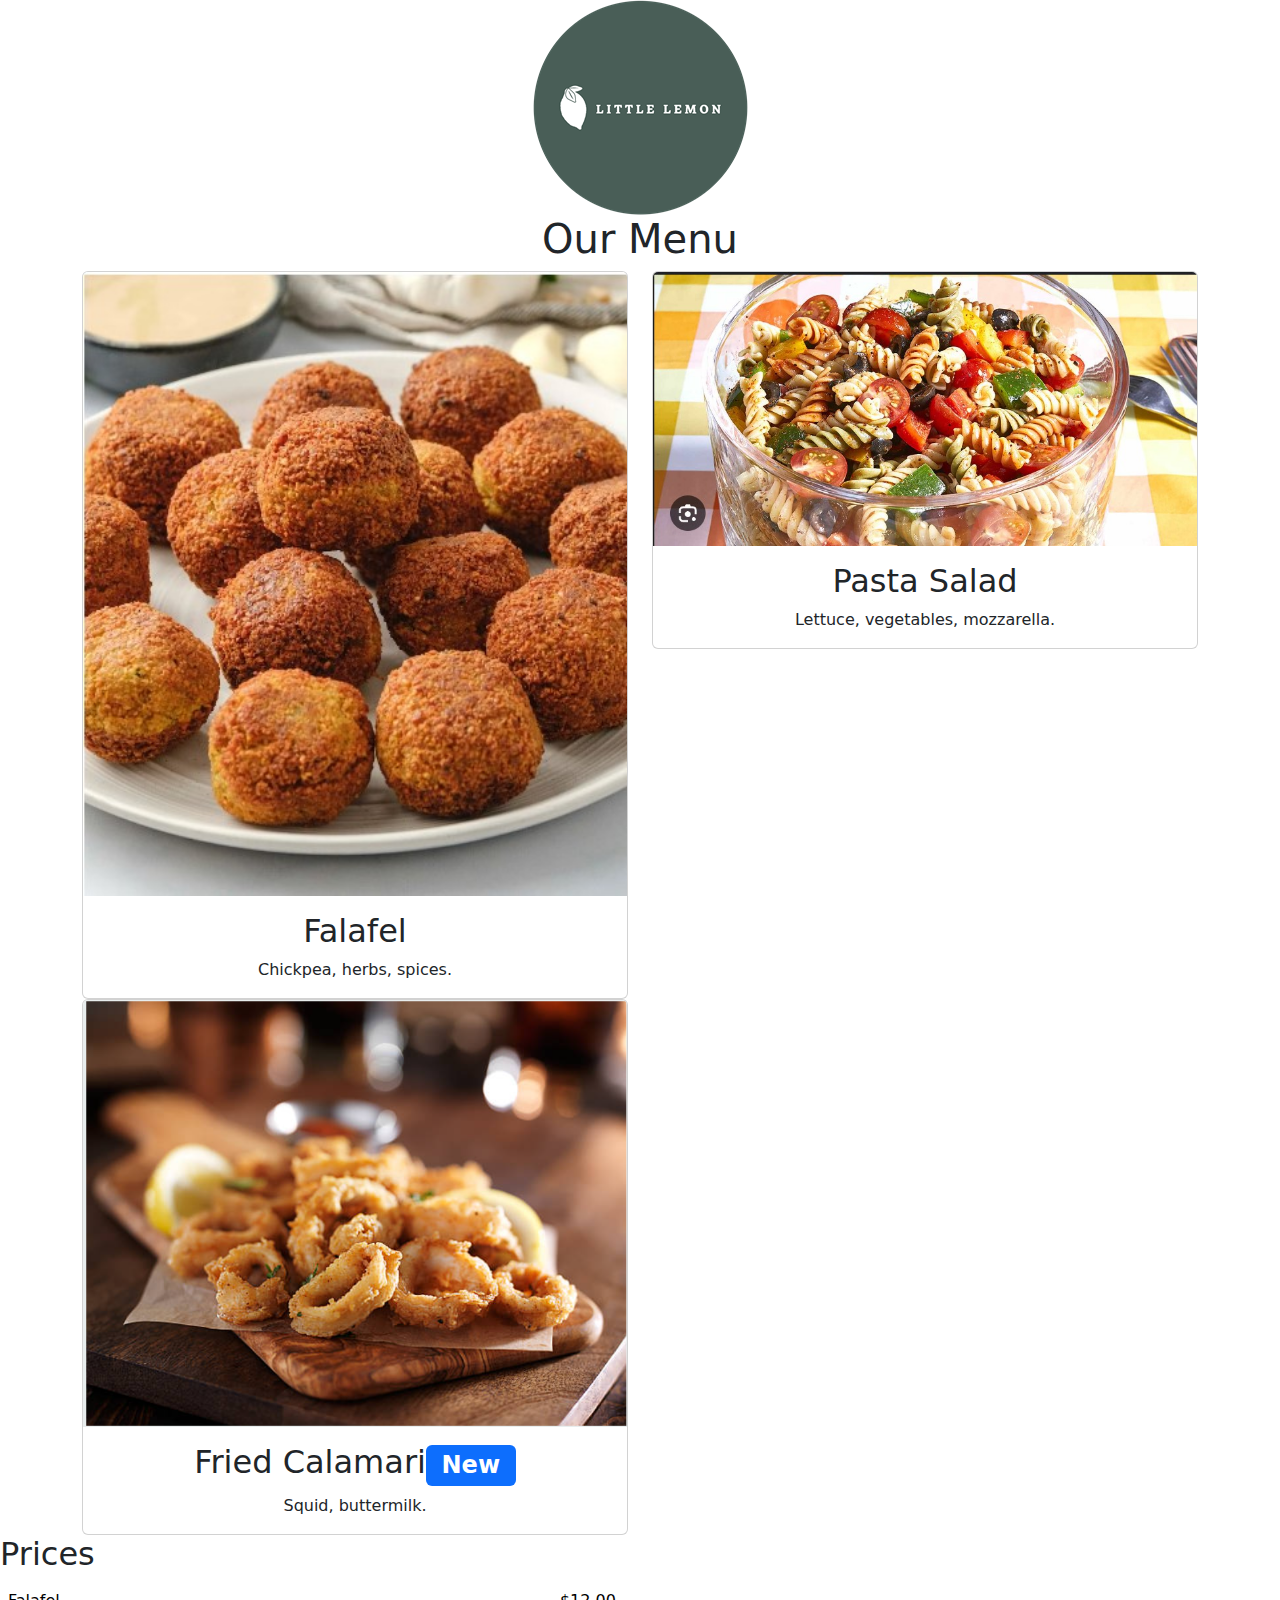
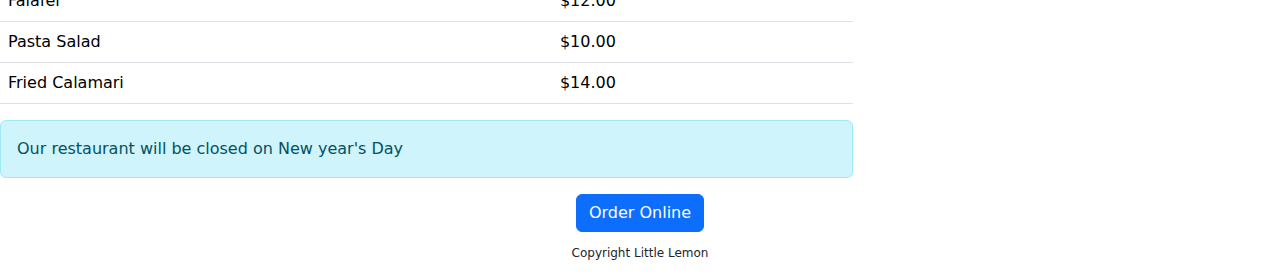
<file: index.html>
<!DOCTYPE html>
<html>
    <head>
        <title> Little Lemon</title>
        <link rel = "stylesheet" href = "style.css"/>
        <link href="https://cdn.jsdelivr.net/npm/bootstrap@5.3.3/dist/css/bootstrap.min.css" rel="stylesheet" integrity="sha384-QWTKZyjpPEjISv5WaRU9OFeRpok6YctnYmDr5pNlyT2bRjXh0JMhjY6hW+ALEwIH" crossorigin="anonymous">

    </head>
    <body>
        <script src="https://cdn.jsdelivr.net/npm/@popperjs/core@2.11.8/dist/umd/popper.min.js" integrity="sha384-I7E8VVD/ismYTF4hNIPjVp/Zjvgyol6VFvRkX/vR+Vc4jQkC+hVqc2pM8ODewa9r" crossorigin="anonymous"></script>
        <script src="https://cdn.jsdelivr.net/npm/bootstrap@5.3.3/dist/js/bootstrap.min.js" integrity="sha384-0pUGZvbkm6XF6gxjEnlmuGrJXVbNuzT9qBBavbLwCsOGabYfZo0T0to5eqruptLy" crossorigin="anonymous"></script>
        <div class="container">
            <div class="row">
                <div class="col-12">
                    <div class="text-center">
                        <img src="logo.png" class="img-fluid">
                    </div>
                </div>
            </div>
            <div class="row">
                <div class="col-12">
                    <div class="text-center">
                        <h1>Our Menu</h1>
                        <div class = "row">
                            <div class="col-12 col-lg-6">
                                <div class = "card">
                                    <img src = "falafel.jpg" class = "card-img-top" />
                                    <div class = "card-body">
                                        <h2 class = "card-title">Falafel</h2>
                                        <p class = "card-text">Chickpea, herbs, spices.</p>
                                    </div>
                                </div>
                            </div>
                            <div class="col-12 col-lg-6">
                                <div class = "card">
                                    <img src = "salad.jpg" class = "card-img-top" />
                                    <div class = "card-body">
                                        <h2 class = "class-title">Pasta Salad</h2>
                                        <p class = "card-text">Lettuce, vegetables, mozzarella.</p>
                                    </div>
                                </div>

                            </div>
                            <div class="col-12 col-lg-6">
                                <div class = "card">
                                    <img src = "calamari.png" class = "card-img-top" />
                                    <div class = "card-body">
                                        <h2 class = "card-title">Fried Calamari<span class = "badge bg-primary">New</span></h2>
                                        <p class = "card-text">Squid, buttermilk.</p>
                                    </div>
                                </div>
                            </div>
                        </div>
                    </div>
                </div>
            </div>
        </div>
        <div class = "col-8">
            <h2>Prices</h2>
            <table class = "table">
                <tr>
                    <td>Falafel</td>
                    <td>$12.00</td>
                </tr>
                <tr>
                    <td>Pasta Salad</td>
                    <td>$10.00</td>
                </tr>
                <tr>
                    <td>Fried Calamari</td>
                    <td>$14.00</td>
                </tr>
            </table>
            <div class = "alert alert-info" role = "alert">
                Our restaurant will be closed on New year's Day
            </div>
        </div>
        <div class="row">
            <div class="col-12">
                <div class="text-center">
                    <button type="button" class="btn btn-primary">Order Online</button>
                </div>
            </div>
        </div>
        <div class="text-center">
            <p id="copyright">
                Copyright Little Lemon
            </p>
        </div>
    </body>

</html>
</file>
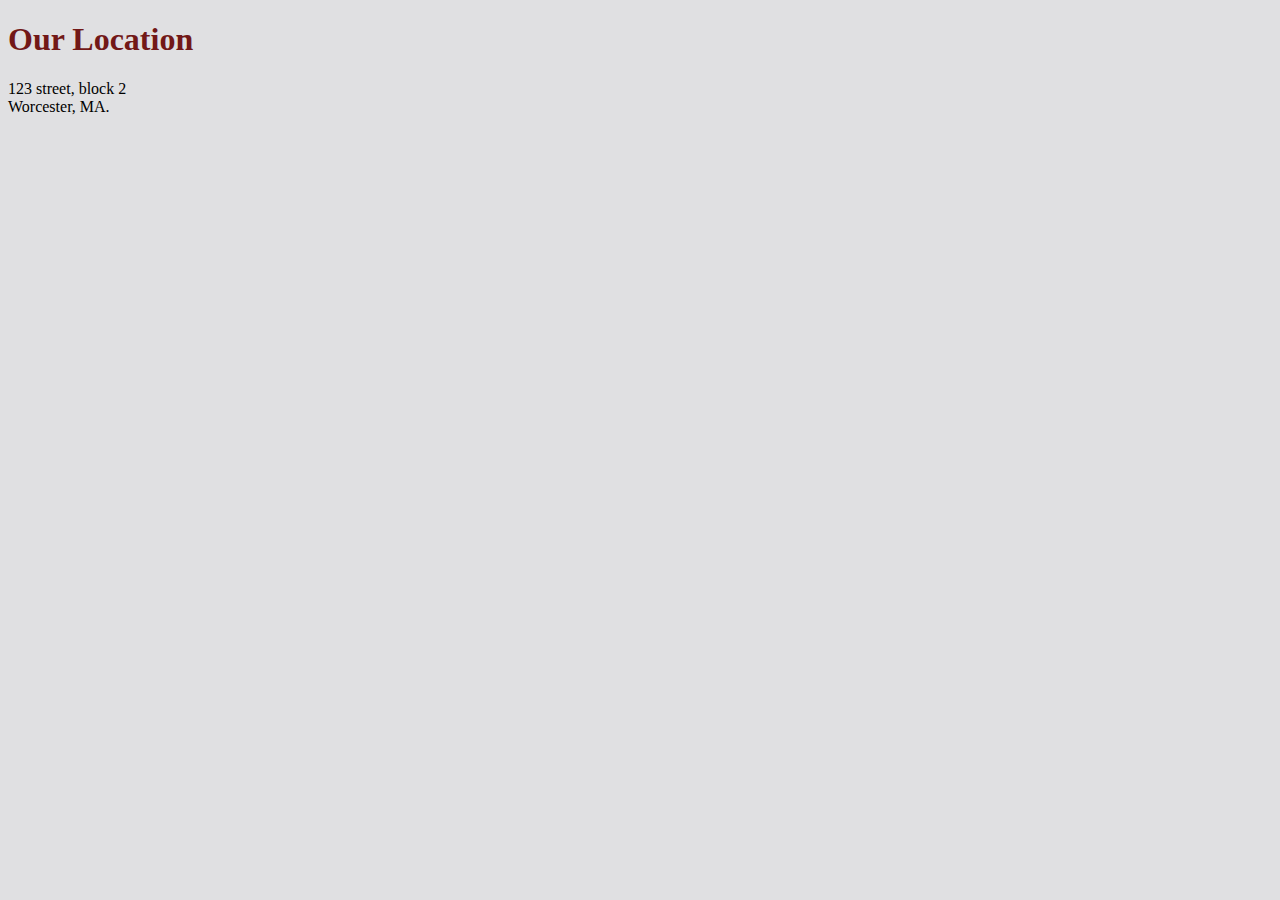
<file: location.html>
<!DOCTYPE html>
<html>
    <head>
        <title> Little Lemon</title>
        <link rel ="stylesheet" href ="style.css"/>

    </head>
    <body>  
        <h1> Our Location</h1>
        <p>123 street, block 2<br> Worcester, MA.</p>
    </body>

</html>
</file>
<file: style.css>
body
{
    background-color: #E0E0E2;

}
h1 
{
    color: #721817;
}
h2
{
    color: #721817;
}
.center-text
{
    text-align: center;
}
#logo 
{
    margin: auto;
    display:block;

}
h2 > span
{
    color: #FA9F42;
    font-size: 0.75em;
}
#copyright
{
    padding-top: 12px;
    font-size: 0.75em;
}
</file>
